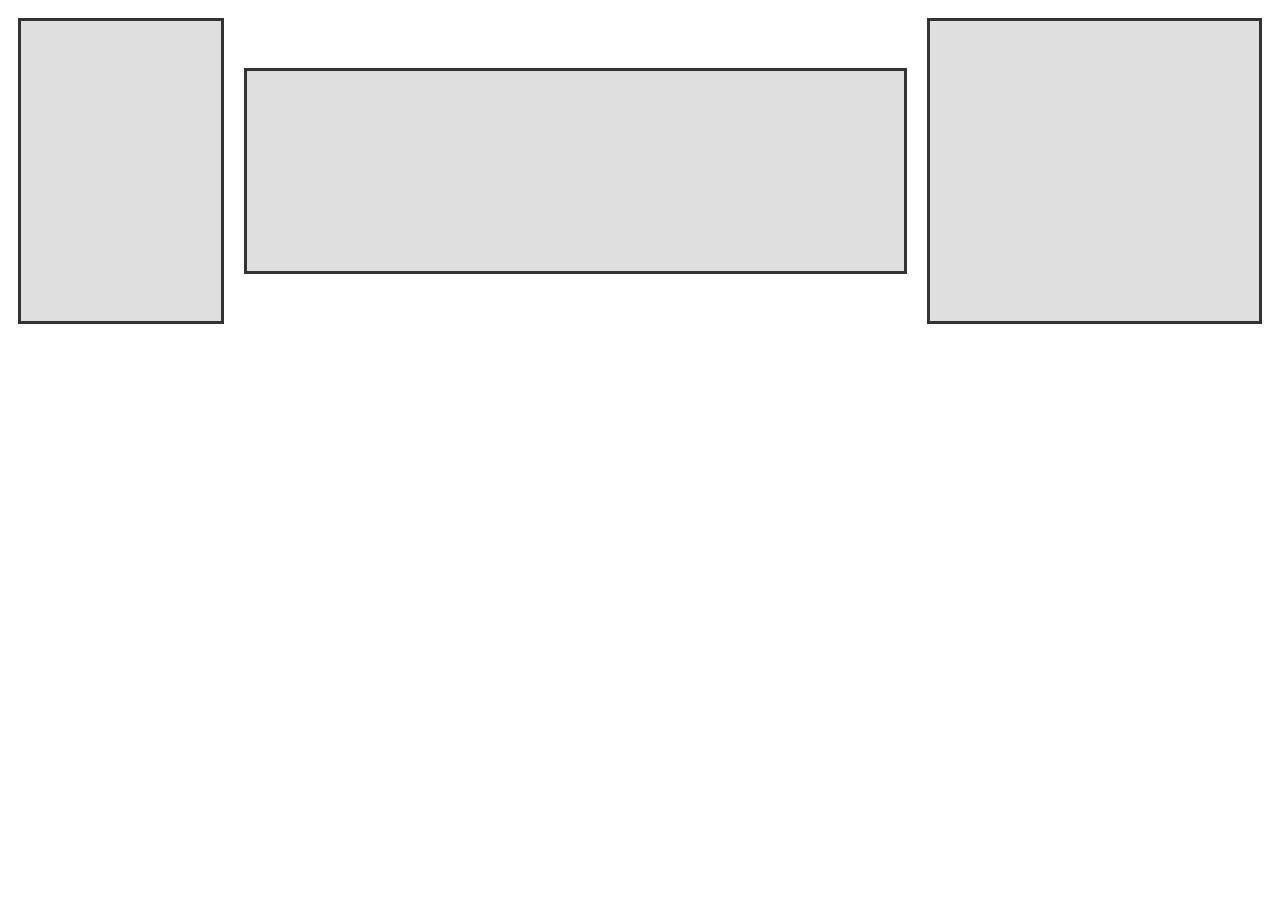
<file: flexbox/index.html>
<!DOCTYPE html>
<html lang="en">
  <head>
    <meta charset="UTF-8" />
    <meta name="viewport" content="width=device-width, initial-scale=1.0" />
    <title>Flexbox</title>
    <link rel="stylesheet" href="style.css" />
  </head>
  <body>
    <div class="flexbox-container">
      <div class="flexbox-item flexbox-item-1"></div>
      <div class="flexbox-item flexbox-item-2"></div>
      <div class="flexbox-item flexbox-item-3"></div>
    </div>
  </body>
</html>
</file>
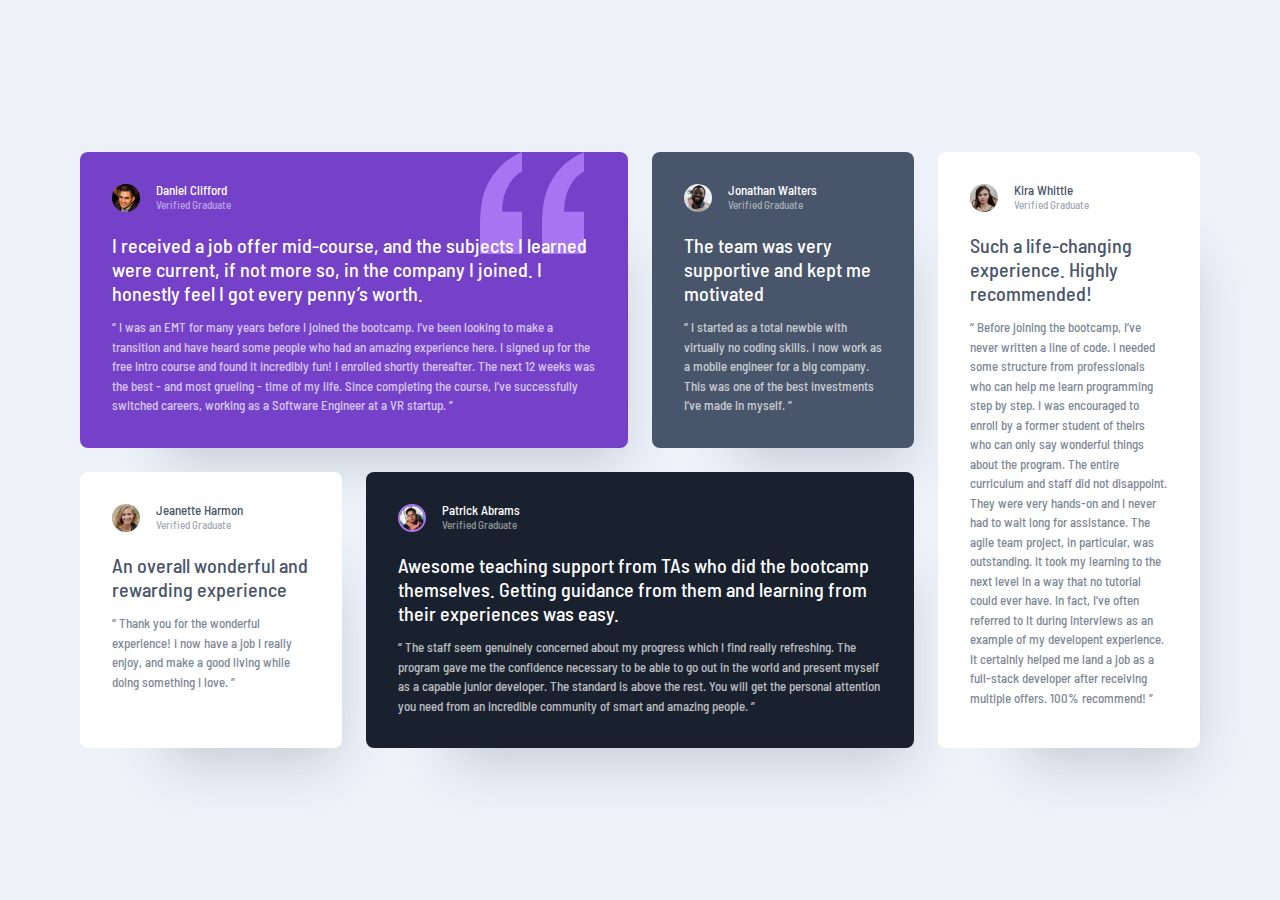
<file: grid/index.html>
<!DOCTYPE html>
<html lang="en">
  <head>
    <meta charset="UTF-8" />
    <meta http-equiv="X-UA-Compatible" content="IE=edge" />
    <meta name="viewport" content="width=device-width, initial-scale=1.0" />
    <!-- Google font -->
    <link rel="preconnect" href="https://fonts.googleapis.com" />
    <link rel="preconnect" href="https://fonts.gstatic.com" crossorigin />
    <link
      href="https://fonts.googleapis.com/css2?family=Barlow+Semi+Condensed:wght@500;600&display=swap"
      rel="stylesheet"
    />
    <!-- my css -->
    <link rel="stylesheet" href="style.css" />
    <title>FEM grid</title>
  </head>

  <body>
    <main class="testimonial-grid">
      <article
        class="testimonial grid-col-span-2 flow bg-primary-400 quote text-neutral-100"
      >
        <div class="flex">
          <div>
            <img src="./images/image-daniel.jpg" alt="daniel clifford" />
          </div>
          <div>
            <h2 class="name">Daniel Clifford</h2>
            <p class="position">Verified Graduate</p>
          </div>
        </div>
        <p>
          I received a job offer mid-course, and the subjects I learned were
          current, if not more so, in the company I joined. I honestly feel I
          got every penny’s worth.
        </p>
        <p>
          “ I was an EMT for many years before I joined the bootcamp. I’ve been
          looking to make a transition and have heard some people who had an
          amazing experience here. I signed up for the free intro course and
          found it incredibly fun! I enrolled shortly thereafter. The next 12
          weeks was the best - and most grueling - time of my life. Since
          completing the course, I’ve successfully switched careers, working as
          a Software Engineer at a VR startup. ”
        </p>
      </article>
      <article class="testimonial flow bg-secondary-400 text-neutral-100">
        <div class="flex">
          <div>
            <img src="./images/image-jonathan.jpg" alt="Jonathan Walters" />
          </div>
          <div>
            <h2 class="name">Jonathan Walters</h2>
            <p class="position">Verified Graduate</p>
          </div>
        </div>
        <p>The team was very supportive and kept me motivated</p>
        <p>
          “ I started as a total newbie with virtually no coding skills. I now
          work as a mobile engineer for a big company. This was one of the best
          investments I’ve made in myself. ”
        </p>
      </article>
      <article class="testimonial flow bg-neutral-100 text-secondary-400">
        <div class="flex">
          <div>
            <img src="./images/image-jeanette.jpg" alt="Jeanette Harmon" />
          </div>
          <div>
            <h2 class="name">Jeanette Harmon</h2>
            <p class="position">Verified Graduate</p>
          </div>
        </div>
        <p>An overall wonderful and rewarding experience</p>
        <p>
          “ Thank you for the wonderful experience! I now have a job I really
          enjoy, and make a good living while doing something I love. ”
        </p>
      </article>
      <article
        class="testimonial grid-col-span-2 flow bg-secondary-500 text-neutral-100"
      >
        <div class="flex">
          <div>
            <img
              class="border-primary-400"
              src="./images/image-patrick.jpg"
              alt="Patrick Abrams"
            />
          </div>
          <div>
            <h2 class="name">Patrick Abrams</h2>
            <p class="position">Verified Graduate</p>
          </div>
        </div>
        <p>
          Awesome teaching support from TAs who did the bootcamp themselves.
          Getting guidance from them and learning from their experiences was
          easy.
        </p>
        <p>
          “ The staff seem genuinely concerned about my progress which I find
          really refreshing. The program gave me the confidence necessary to be
          able to go out in the world and present myself as a capable junior
          developer. The standard is above the rest. You will get the personal
          attention you need from an incredible community of smart and amazing
          people. ”
        </p>
      </article>
      <article class="testimonial flow bg-neutral-100 text-secondary-400">
        <div class="flex">
          <div>
            <img src="./images/image-kira.jpg" alt="Kira Whittle" />
          </div>
          <div>
            <h2 class="name">Kira Whittle</h2>
            <p class="position">Verified Graduate</p>
          </div>
        </div>
        <p>Such a life-changing experience. Highly recommended!</p>
        <p>
          “ Before joining the bootcamp, I’ve never written a line of code. I
          needed some structure from professionals who can help me learn
          programming step by step. I was encouraged to enroll by a former
          student of theirs who can only say wonderful things about the program.
          The entire curriculum and staff did not disappoint. They were very
          hands-on and I never had to wait long for assistance. The agile team
          project, in particular, was outstanding. It took my learning to the
          next level in a way that no tutorial could ever have. In fact, I’ve
          often referred to it during interviews as an example of my developent
          experience. It certainly helped me land a job as a full-stack
          developer after receiving multiple offers. 100% recommend! ”
        </p>
      </article>
    </main>
  </body>
</html>
</file>
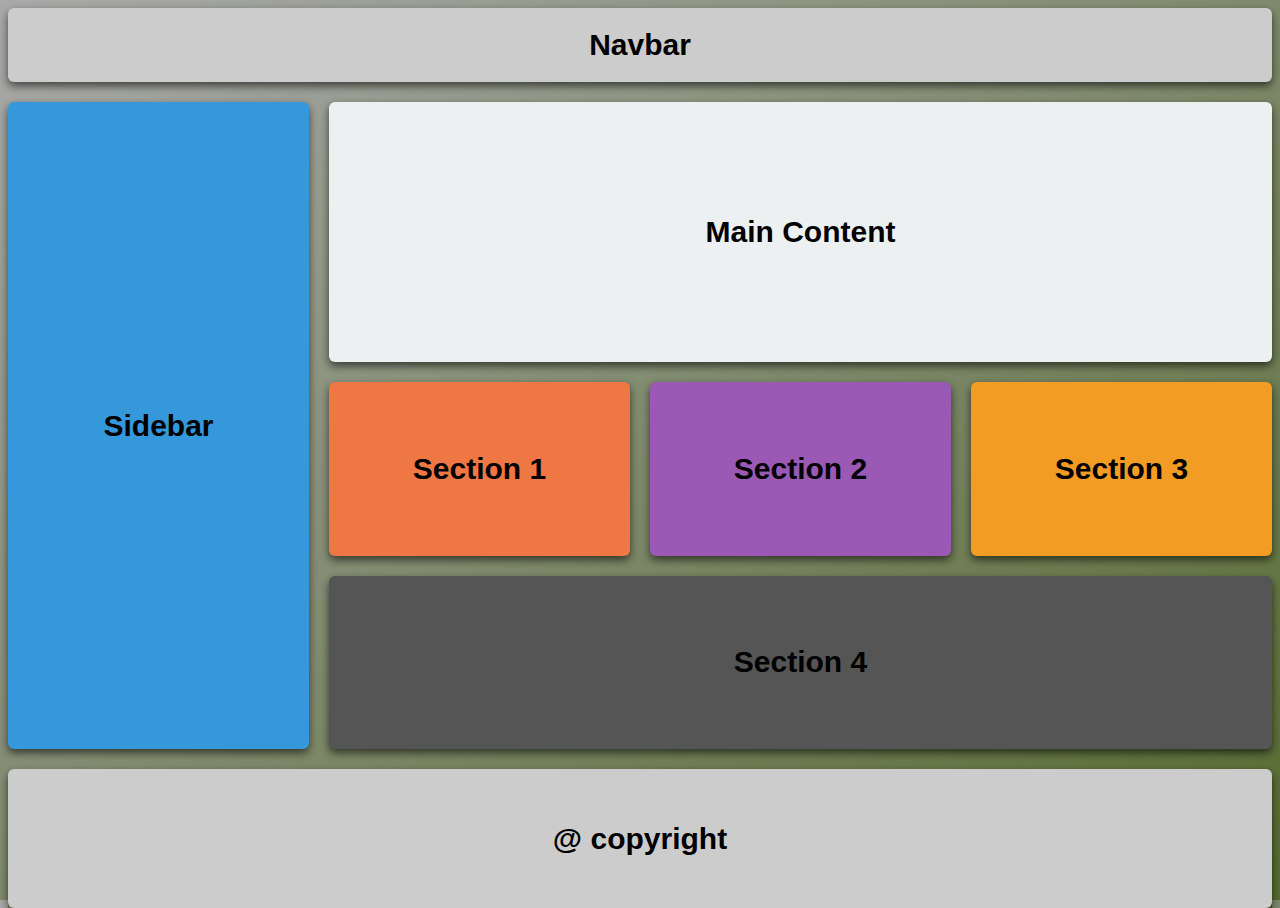
<file: layout-grid-flexbox/index.html>
<!DOCTYPE html>
<html lang="en">
  <head>
    <meta charset="UTF-8" />
    <meta name="viewport" content="width=device-width, initial-scale=1.0" />
    <title>Grid & Flexbox Layout</title>
    <link rel="stylesheet" href="style.css" />
  </head>
  <body>
    <div class="page">
      <nav>Navbar</nav>
      <main>Main Content</main>
      <div id="sidebar">Sidebar</div>
      <div id="section1">Section 1</div>
      <div id="section2">Section 2</div>
      <div id="section3">Section 3</div>
      <div id="section4">Section 4</div>
      <footer>@ copyright</footer>
    </div>
  </body>
</html>
</file>
<file: flexbox/style.css>
.flexbox-container {
    /* height: 700px; */
    display: flex;
    /* justify-content: space-around;
    align-items: center;
    align-content: center;
    flex-wrap: wrap; */
    /* flex-direction: column;
    align-items: center; */


}

.flexbox-item {
    width: 200px;
    margin: 10px;
    border: 3px solid #333;
    background-color: #dfdfdf;
}

.flexbox-item-1 {
    min-height: 100px;
    flex-shrink: 0;
}

.flexbox-item-2 {
    min-height: 200px;
    flex-grow: 2;
    flex-basis: 0;
    align-self: center;
}

.flexbox-item-3 {
    min-height: 300px;
    flex-grow: 1;
    flex-basis: 0;
}
</file>
<file: grid/style.css>
:root {
  --clr-primary-400: 263 55% 52%;
  --clr-secondary-400: 217 19% 35%;
  --clr-secondary-500: 219 29% 14%;
  --clr-neutral-100: 0 0% 100%;
  --clr-neutral-200: 210 46% 95%;
  --clr-neutral-300: 0 0% 81%;

  --ff-primary: "Barlow Semi Condensed", sans-serif;

  --fw-400: 500;
  --fw-700: 600;

  --fs-300: 0.6875rem;
  --fs-400: 0.8125rem;
  --fs-500: 1.25rem;
}

/* Box sizing rules */
*,
*::before,
*::after {
  box-sizing: border-box;
}

/* Remove default margin */
body,
h1,
h2,
h3,
h4,
p,
figure,
blockquote,
dl,
dd {
  margin: 0;
}

/* Remove list styles on ul, ol elements with a list role, which suggests default styling will be removed */
ul[role="list"],
ol[role="list"] {
  list-style: none;
}

/* Set core root defaults */
html:focus-within {
  scroll-behavior: smooth;
}

/* Set core body defaults */
body {
  min-height: 100vh;
  text-rendering: optimizeSpeed;
  line-height: 1.5;
}

/* A elements that don't have a class get default styles */
a:not([class]) {
  text-decoration-skip-ink: auto;
}

/* Make images easier to work with */
img,
picture {
  max-width: 100%;
  display: block;
}

/* Inherit fonts for inputs and buttons */
input,
button,
textarea,
select {
  font: inherit;
}

/* Remove all animations, transitions and smooth scroll for people that prefer not to see them */
@media (prefers-reduced-motion: reduce) {
  html:focus-within {
    scroll-behavior: auto;
  }

  *,
  *::before,
  *::after {
    animation-duration: 0.01ms !important;
    animation-iteration-count: 1 !important;
    transition-duration: 0.01ms !important;
    scroll-behavior: auto !important;
  }
}

body {
  display: grid;
  place-content: center;
  min-height: 100vh;

  font-family: var(--ff-primary);
  font-weight: var(--fw-400);

  background-color: hsl(var(--clr-neutral-200));
}

h1,
h2,
h3 {
  font-weight: var(--fw-700);
}

/* utilities */
.flex {
  display: flex;
  gap: var(--gap, 1rem);
}

.flow>*:where(:not(:first-child)) {
  margin-top: var(--flow-spacer, 1em);
}

.bg-primary-400 {
  background: hsl(var(--clr-primary-400));
}

.bg-secondary-400 {
  background: hsl(var(--clr-secondary-400));
}

.bg-secondary-500 {
  background: hsl(var(--clr-secondary-500));
}

.bg-neutral-100 {
  background: hsl(var(--clr-neutral-100));
}

.text-neutral-100 {
  color: hsl(var(--clr-neutral-100));
}

.text-secondary-400 {
  color: hsl(var(--clr-secondary-400));
}

.border-primary-400 {
  border: 2px solid #a775f1;
}



/* components */
.testimonial-grid {
  display: grid;
  /* grid-template-columns: repeat(4, 1fr); */
  gap: 1.5rem;
  padding-block: 2rem;
  width: min(95%, 70rem);
  margin-inline: auto;
}

@media (min-width:50em) {
  .grid-col-span-2 {
    grid-column: span 2;
  }

  .testimonial-grid {
    grid-template-columns: repeat(4, 1fr);
  }

  .testimonial:last-child {
    grid-column-start: 4;
    grid-row-start: 1;
    grid-row-end: 3;
  }
}

.testimonial {
  font-size: var(--fs-400);
  padding: 2rem;
  border-radius: 0.5rem;
  box-shadow: 2.5rem 3.75rem 3rem -3rem hsl(var(--clr-secondary-400) / 0.25);
}



.testimonial.quote {
  background-image: url("./images/bg-pattern-quotation.svg");
  background-repeat: no-repeat;
  background-position: top right 10%;
}

.testimonial img {
  width: 1.75rem;
  aspect-ratio: 1;
  border-radius: 50%;
}

.testimonial .name {
  font-size: var(--fs-400);
  font-weight: var(--fw-400);
  line-height: 1;
}

.testimonial .position {
  font-size: var(--fs-300);
  opacity: 0.5;
}

.testimonial>p:first-of-type {
  font-size: var(--fs-500);
  line-height: 1.2;
}

.testimonial>p:last-of-type {
  opacity: 0.7;
}
</file>
<file: layout-grid-flexbox/style.css>
body, html {
    font-family: Arial, sans-serif;
    height: 100vh;
    background: linear-gradient(to bottom right, darkgrey, darkolivegreen);
    transition: background-color 0.5s;
}

.page {
    display: grid;
    grid-template-columns: repeat(4, 1fr);
    grid-template-rows: 0.2fr 1.5fr 1fr 1fr 0.8fr;
    grid-template-areas:
        'navbar navbar navbar navbar'
        'sidebar main main main'
        'sidebar section1 section2 section3'
        'sidebar section4 section4 section4'
        'footer footer footer footer'
    ;
    gap: 20px;
    height: 100%;
    animation: fadeIn is ease-in-out;
}

nav, main, #sidebar, #section1, #section2, #section3, #section4, footer {
    border-radius: 6px;
    box-shadow: 0 4px 8px rgba(0, 0, 0, 0.6);
}

nav {
    grid-area: navbar;
    padding: 20px;
    display: flex;
    justify-content: center;
    align-items: center;
    font-size: 30px;
    font-weight: bolder;
    background-color: #ccc;
}

main {
    padding: 20px;
    display: flex;
    justify-content: center;
    align-items: center;
    font-size: 30px;
    font-weight: bolder;
    grid-area: main;
    background-color: #ecf0f1;
}

#sidebar {
    padding: 20px;
    display: flex;
    justify-content: center;
    align-items: center;
    font-size: 30px;
    font-weight: bolder;
    grid-area: sidebar;
    background-color: #3498db;
}

#section1 {
    padding: 20px;
    display: flex;
    justify-content: center;
    align-items: center;
    font-size: 30px;
    font-weight: bolder;
    grid-area: section1;
    background-color: #e74;
}

#section2 {
    padding: 20px;
    display: flex;
    justify-content: center;
    align-items: center;
    font-size: 30px;
    font-weight: bolder;
    grid-area: section2;
    background-color: #9b59b6;
}

#section3 {
    padding: 20px;
    display: flex;
    justify-content: center;
    align-items: center;
    font-size: 30px;
    font-weight: bolder;
    grid-area: section3;
    background-color: #f39c23;
}

#section4 {
    padding: 20px;
    display: flex;
    justify-content: center;
    align-items: center;
    font-size: 30px;
    font-weight: bolder;
    grid-area: section4;
    background-color: #555;
}

footer {
    padding: 20px;
    display: flex;
    justify-content: center;
    align-items: center;
    font-size: 30px;
    font-weight: bolder;
    grid-area: footer;
    background-color: #ccc;
}
</file>
